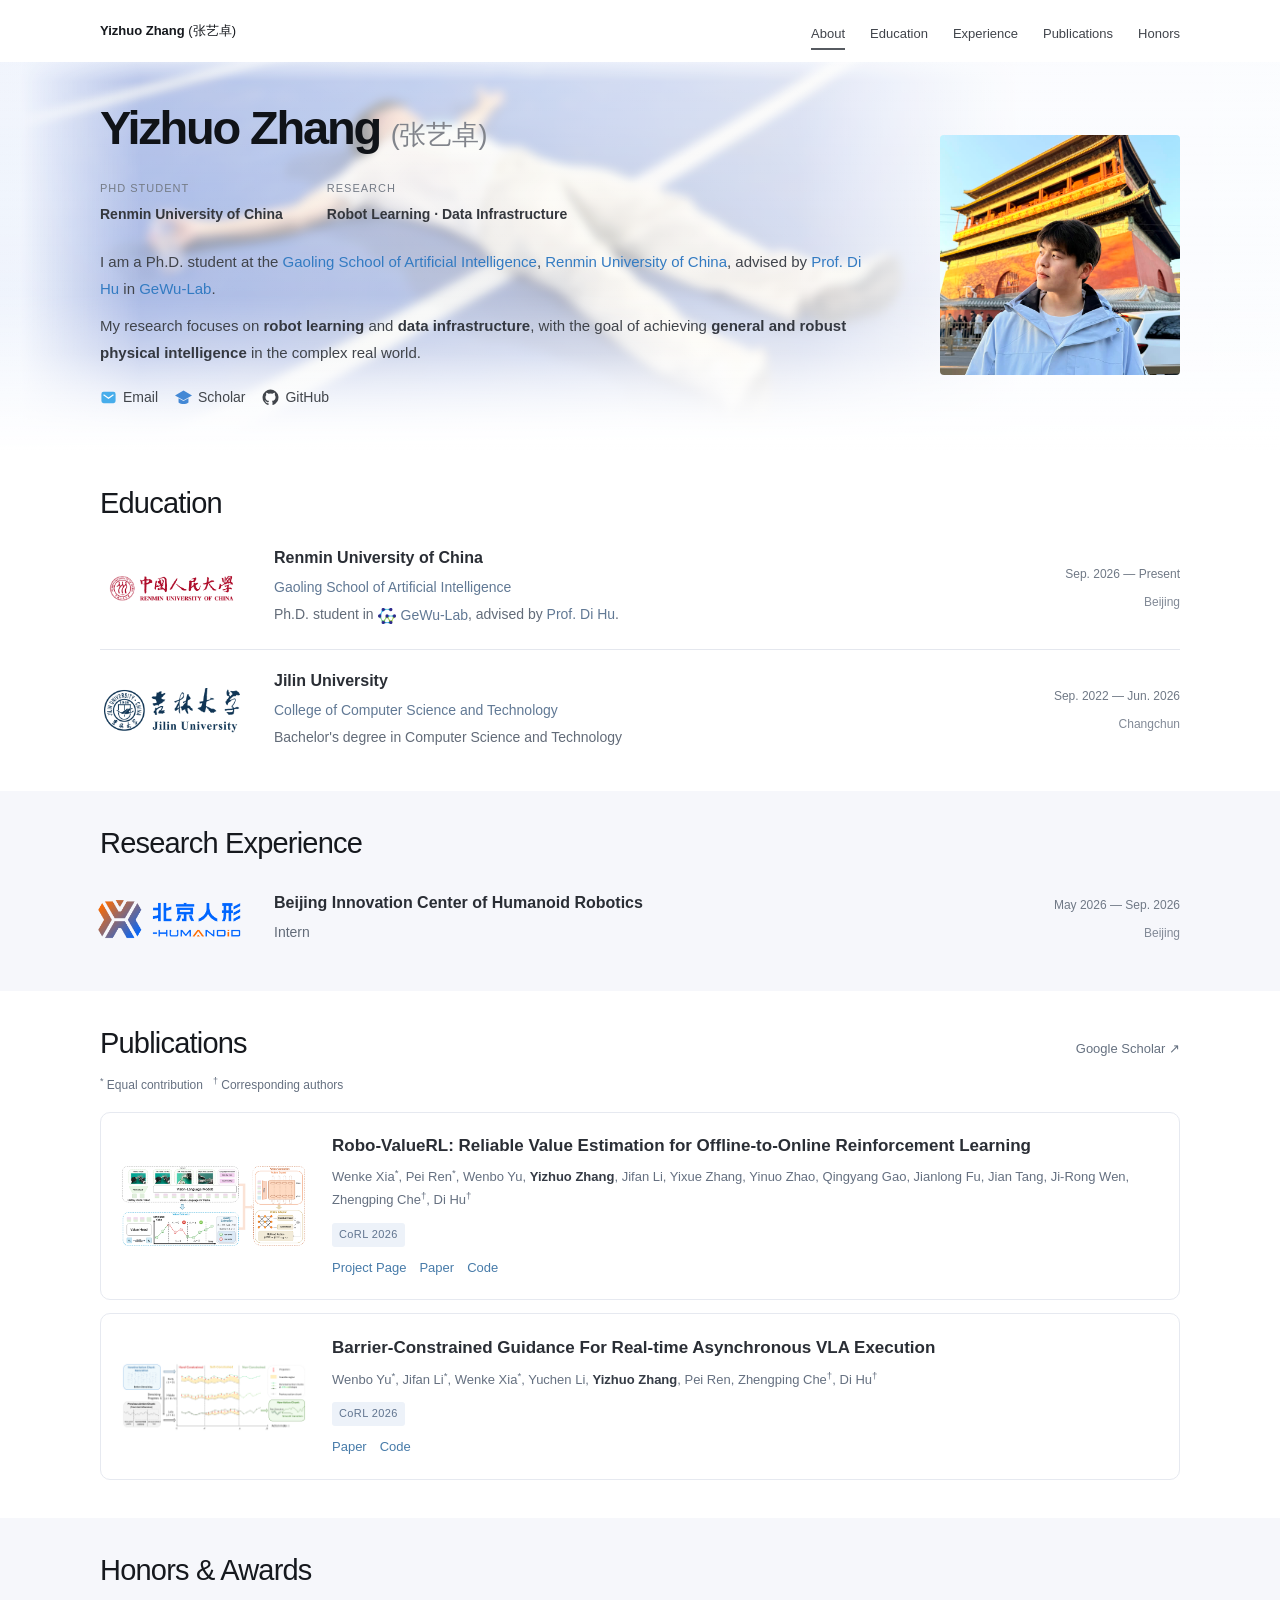
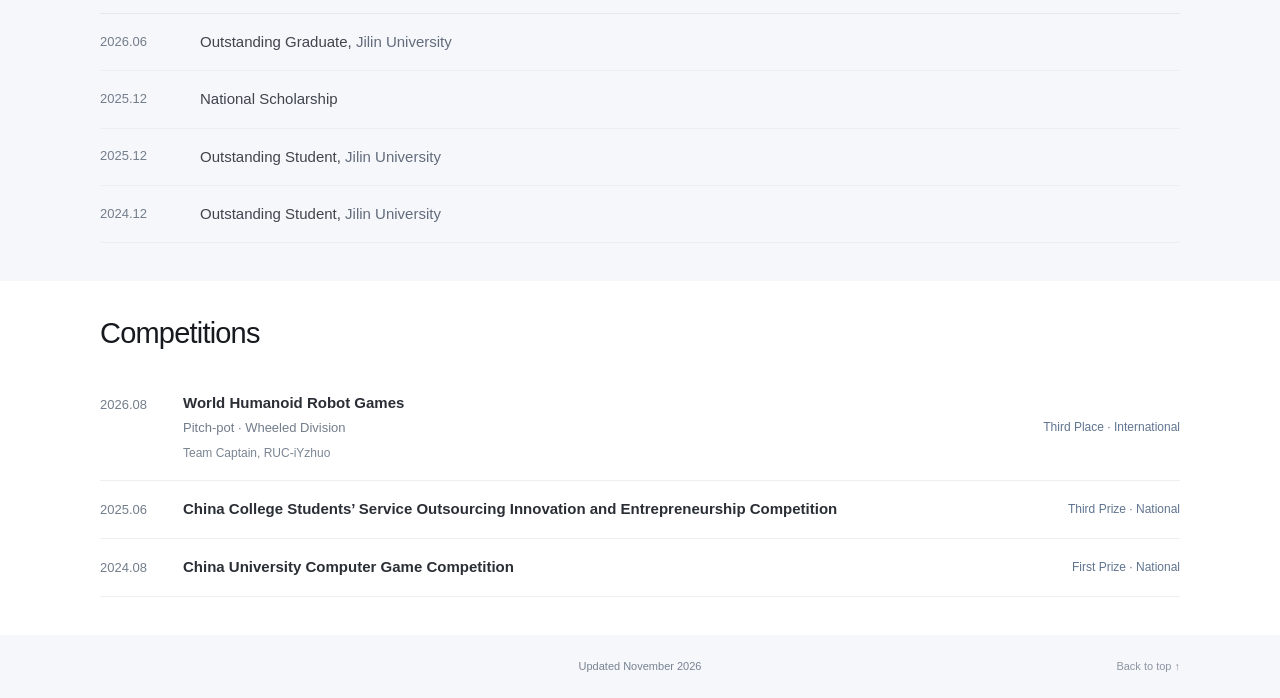
<file: index.html>
<!doctype html>
<html lang="en">
<head>
  <meta charset="utf-8">
  <meta name="viewport" content="width=device-width, initial-scale=1">
  <title>Yizhuo Zhang</title>
  <meta name="description" content="Yizhuo Zhang, Ph.D. student at Renmin University of China. Robot learning and data infrastructure toward general and robust physical intelligence in the complex real world.">
  <meta name="theme-color" content="#ffffff">
  <link rel="icon" href="favicon.svg" type="image/svg+xml">
  <link rel="stylesheet" href="stylesheet.css">
</head>
<body id="top">
<a class="skip-link" href="#main">Skip to content</a>
<header class="site-header">
  <div class="nav-shell">
    <a class="brand" href="#about">Yizhuo Zhang <span>(张艺卓)</span></a>
    <nav aria-label="Main navigation"><a class="active" href="#about">About</a><a href="#education">Education</a><a href="#experience">Experience</a><a href="#publications">Publications</a><a href="#honors">Honors</a></nav>
  </div>
</header>
<main id="main">
  <section class="hero" id="about" aria-labelledby="name">
    <div class="hero-shell shell">
      <div class="hero-copy">
        <h1 id="name">Yizhuo Zhang <span lang="zh-CN">(张艺卓)</span></h1>
        <div class="identity"><div><span class="eyebrow">PhD Student</span><a href="https://www.ruc.edu.cn/">Renmin University of China</a></div><div><span class="eyebrow">Research</span><span>Robot Learning · Data Infrastructure</span></div></div>
        <p>I am a Ph.D. student at the <a href="https://ai.ruc.edu.cn/">Gaoling School of Artificial Intelligence</a>, <a href="https://www.ruc.edu.cn/">Renmin University of China</a>, advised by <a href="https://dtaoo.github.io/">Prof. Di Hu</a> in <a href="https://gewu-lab.github.io/">GeWu-Lab</a>.</p>
        <p>My research focuses on <strong>robot learning</strong> and <strong>data infrastructure</strong>, with the goal of achieving <strong>general and robust physical intelligence</strong> in the complex real world.</p>
        <div class="social-links">
          <a href="mailto:yizhuo.zhang@ruc.edu.cn"><svg class="email-icon" aria-hidden="true" viewBox="0 0 24 24"><rect x="2" y="4" width="20" height="16" rx="3" fill="currentColor"/><path d="m5 8 7 5 7-5" fill="none" stroke="white" stroke-width="1.7"/></svg>Email</a>
          <a href="https://scholar.google.com/citations?user=-wRSMK8AAAAJ&amp;hl=zh-CN"><svg class="scholar-icon" aria-hidden="true" viewBox="0 0 24 24"><path fill="currentColor" d="m12 2 12 7-12 7L0 9l12-7ZM5 13l7 4 7-4v6c-4 3-10 3-14 0v-6Z"/></svg>Scholar</a>
          <a href="https://github.com/yizhuo1214"><svg aria-hidden="true" viewBox="0 0 24 24"><path fill="currentColor" d="M12 .8a11.2 11.2 0 0 0-3.54 21.83c.56.1.76-.24.76-.54v-2.1c-3.11.68-3.77-1.32-3.77-1.32-.5-1.3-1.24-1.64-1.24-1.64-1.02-.7.08-.69.08-.69 1.12.08 1.71 1.15 1.71 1.15 1 1.71 2.62 1.22 3.26.94.1-.72.39-1.22.71-1.5-2.48-.28-5.09-1.24-5.09-5.53 0-1.22.44-2.22 1.15-3-.12-.28-.5-1.42.11-2.96 0 0 .94-.3 3.08 1.15a10.7 10.7 0 0 1 5.6 0c2.14-1.45 3.07-1.15 3.07-1.15.62 1.54.23 2.68.12 2.96.71.78 1.14 1.78 1.14 3 0 4.3-2.61 5.24-5.1 5.52.4.35.76 1.03.76 2.08v3.09c0 .3.2.65.77.54A11.2 11.2 0 0 0 12 .8Z"/></svg>GitHub</a>
        </div>
      </div>
      <img class="portrait" src="assets/portrait-20261121.jpg" alt="Portrait of Yizhuo Zhang" width="800" height="800" fetchpriority="high">
    </div>
  </section>

  <section class="section" id="education" aria-labelledby="education-title"><div class="shell">
    <div class="section-heading"><h2 id="education-title">Education</h2></div>
    <div class="education-list">
      <article class="institution">
        <div class="logo-slot"><div class="ruc-wordmark" role="img" aria-label="Renmin University of China logo and bilingual wordmark"></div></div>
        <div class="entry-copy"><h3><a href="https://www.ruc.edu.cn/">Renmin University of China</a></h3><p><a href="https://ai.ruc.edu.cn/">Gaoling School of Artificial Intelligence</a></p><p>Ph.D. student in <a class="lab-affiliation" href="https://gewu-lab.github.io/"><img src="assets/gewu-logo.png" alt="" width="18" height="18">GeWu-Lab</a>, advised by <a href="https://dtaoo.github.io/">Prof. Di Hu</a>.</p></div>
        <div class="entry-meta"><span>Sep. 2026 — Present</span><span>Beijing</span></div>
      </article>
      <article class="institution">
        <div class="logo-slot"><img class="institution-logo jlu-wordmark" src="assets/jlu-wordmark.png" alt="Jilin University logo and bilingual wordmark" width="424" height="140"></div>
        <div class="entry-copy"><h3><a href="https://www.jlu.edu.cn/">Jilin University</a></h3><p><a href="https://ccst.jlu.edu.cn/">College of Computer Science and Technology</a></p><p>Bachelor's degree in Computer Science and Technology</p></div>
        <div class="entry-meta"><span>Sep. 2022 — Jun. 2026</span><span>Changchun</span></div>
      </article>
    </div>
  </div></section>

  <section class="section tinted" id="experience" aria-labelledby="experience-title"><div class="shell">
    <div class="section-heading"><h2 id="experience-title">Research Experience</h2></div>
    <article class="experience-entry institution">
      <div class="logo-slot"><img class="institution-logo xhumanoid-logo" src="assets/xhumanoid-logo.png" alt="X-Humanoid, Beijing Innovation Center of Humanoid Robotics" width="1100" height="366"></div>
      <div class="entry-copy"><h3><a href="https://www.x-humanoid.com/">Beijing Innovation Center of Humanoid Robotics</a></h3><p>Intern</p></div>
      <div class="entry-meta"><span>May 2026 — Sep. 2026</span><span>Beijing</span></div>
    </article>
  </div></section>

  <section class="section" id="publications" aria-labelledby="publications-title"><div class="shell">
    <div class="section-heading"><h2 id="publications-title">Publications</h2><a class="section-link" href="https://scholar.google.com/citations?user=-wRSMK8AAAAJ&amp;hl=zh-CN">Google Scholar ↗</a></div>
    <p class="publication-note"><sup>*</sup> Equal contribution &nbsp; <sup>†</sup> Corresponding authors</p>
    <article class="publication">
      <a class="paper-image" href="https://arxiv.org/abs/2607.09866" aria-label="Robo-ValueRL paper"><img src="assets/robo-valuerl.png" alt="Robo-ValueRL framework overview" width="700" height="420" loading="lazy"></a>
      <div class="paper-body"><h3><a href="https://arxiv.org/abs/2607.09866">Robo-ValueRL: Reliable Value Estimation for Offline-to-Online Reinforcement Learning</a></h3><p class="authors">Wenke Xia<sup>*</sup>, Pei Ren<sup>*</sup>, Wenbo Yu, <strong>Yizhuo Zhang</strong>, Jifan Li, Yixue Zhang, Yinuo Zhao, Qingyang Gao, Jianlong Fu, Jian Tang, Ji-Rong Wen, Zhengping Che<sup>†</sup>, Di Hu<sup>†</sup></p><span class="venue">CoRL 2026</span><div class="paper-links"><a href="https://gewu-lab.github.io/Robo-ValueRL/">Project Page</a><a href="https://arxiv.org/abs/2607.09866">Paper</a><a href="https://github.com/Open-X-Humanoid/Robo-ValueRL">Code</a></div></div>
    </article>
    <article class="publication">
      <a class="paper-image" href="https://arxiv.org/abs/2610.14997" aria-label="FreeBar paper"><img src="assets/freebar.png" alt="FreeBar framework for barrier-constrained asynchronous VLA execution" width="700" height="420" loading="lazy"></a>
      <div class="paper-body"><h3><a href="https://arxiv.org/abs/2610.14997">Barrier-Constrained Guidance For Real-time Asynchronous VLA Execution</a></h3><p class="authors">Wenbo Yu<sup>*</sup>, Jifan Li<sup>*</sup>, Wenke Xia<sup>*</sup>, Yuchen Li, <strong>Yizhuo Zhang</strong>, Pei Ren, Zhengping Che<sup>†</sup>, Di Hu<sup>†</sup></p><span class="venue">CoRL 2026</span><div class="paper-links"><a href="https://arxiv.org/abs/2610.14997">Paper</a><a href="https://github.com/NamelessCrew/FreeBar">Code</a></div></div>
    </article>
  </div></section>

  <section class="section tinted" id="honors" aria-labelledby="honors-title"><div class="shell">
    <div class="section-heading"><h2 id="honors-title">Honors &amp; Awards</h2></div>
    <div class="award-list">
      <article class="award-row"><time datetime="2026-06">2026.06</time><p>Outstanding Graduate, <span>Jilin University</span></p></article>
      <article class="award-row"><time datetime="2025-12">2025.12</time><p>National Scholarship</p></article>
      <article class="award-row"><time datetime="2025-12">2025.12</time><p>Outstanding Student, <span>Jilin University</span></p></article>
      <article class="award-row"><time datetime="2024-12">2024.12</time><p>Outstanding Student, <span>Jilin University</span></p></article>
    </div>
  </div></section>

  <section class="section" id="competitions" aria-labelledby="competitions-title"><div class="shell">
    <div class="section-heading"><h2 id="competitions-title">Competitions</h2></div>
    <div class="competition-list">
      <article class="competition"><time>2026.08</time><div><h3>World Humanoid Robot Games</h3><p>Pitch-pot · Wheeled Division</p><p class="team">Team Captain, RUC-iYzhuo</p></div><span class="prize">Third Place · International</span></article>
      <article class="competition"><time>2025.06</time><div><h3>China College Students’ Service Outsourcing Innovation and Entrepreneurship Competition</h3></div><span class="prize">Third Prize · National</span></article>
      <article class="competition"><time>2024.08</time><div><h3>China University Computer Game Competition</h3></div><span class="prize">First Prize · National</span></article>
    </div>
  </div></section>
</main>
<footer><div class="shell"><span><span id="busuanzi_container_site_uv" style="display:none">Total visitors: <span id="busuanzi_value_site_uv"></span></span></span><span>Updated November 2026</span><a href="#top">Back to top ↑</a></div></footer>
<script src="site.js"></script>
<script async src="https://busuanzi.ibruce.info/busuanzi/2.3/busuanzi.pure.mini.js"></script>
</body>
</html>
</file>
<file: stylesheet.css>
@charset "UTF-8";
:root{--ink:#16191e;--body:#40444b;--muted:#81848d;--blue:#337bc2;--line:#e4e7ee;--tint:#f6f7fb;--shell:1080px;--portrait-size:clamp(180px,18.75vw,240px)}
*{box-sizing:border-box}
html{scroll-behavior:smooth;scroll-padding-top:70px;color-scheme:light}
body{margin:0;color:var(--body);background:#fff;font-family:-apple-system,BlinkMacSystemFont,"Segoe UI",Arial,"PingFang SC",sans-serif;font-size:13px;line-height:1.75;-webkit-font-smoothing:antialiased}
a{color:var(--blue);text-decoration:none;text-underline-offset:3px}a:hover{text-decoration:underline}a:focus-visible,summary:focus-visible{outline:2px solid var(--blue);outline-offset:5px}::selection{background:#dceaff}.shell{width:min(var(--shell),calc(100% - 80px));margin-inline:auto}
.site-header{position:sticky;top:0;background:#ffffffed;backdrop-filter:blur(12px);z-index:10}.nav-shell{width:min(var(--shell),calc(100% - 80px));margin:auto;display:flex;align-items:center;justify-content:space-between;min-height:62px;gap:25px}.brand{font-size:12px;color:var(--ink);font-weight:650;white-space:nowrap}.brand span{font-weight:400}.brand:hover{text-decoration:none}nav{display:flex;gap:25px;font-size:12px}nav a{position:relative;color:var(--body);padding:20px 0 14px}nav a.active:after{content:"";position:absolute;height:2px;bottom:9px;left:0;right:0;background:#565a60}nav a:hover{text-decoration:none;color:var(--ink)}
.hero{position:relative;isolation:isolate;overflow:hidden;background:linear-gradient(90deg,#eaf0fc 0%,#f5f8ff 52%,#edf3fd 100%)}.hero:before{content:"";position:absolute;z-index:-2;top:-12px;left:max(-80px,calc((100% - var(--shell))/2 - 80px));width:1000px;height:390px;pointer-events:none;background:url('assets/track-background.jpg') center 84%/1000px auto no-repeat;opacity:.62;filter:blur(5px) saturate(.9);-webkit-mask-image:linear-gradient(90deg,transparent 0%,#000 12%,#000 78%,transparent 100%),linear-gradient(180deg,transparent 0%,#000 8%,#000 78%,transparent 100%);mask-image:linear-gradient(90deg,transparent 0%,#000 12%,#000 78%,transparent 100%),linear-gradient(180deg,transparent 0%,#000 8%,#000 78%,transparent 100%);-webkit-mask-composite:source-in;mask-composite:intersect}.hero:after{content:"";position:absolute;z-index:-1;inset:0;pointer-events:none;background:linear-gradient(180deg,rgba(255,255,255,.12) 0%,rgba(255,255,255,.02) 60%,#fff 100%),linear-gradient(90deg,rgba(255,255,255,.25) 0%,rgba(255,255,255,.55) 52%,rgba(255,255,255,.8) 100%)}



.hero-shell{display:grid;grid-template-columns:minmax(0,1fr) var(--portrait-size);gap:60px;align-items:center;padding-top:38px;padding-bottom:42px;min-height:365px}.hero-copy{min-width:0}h1{font-size:47px;font-weight:550;letter-spacing:-2.2px;color:#101318;line-height:1.2;margin:0 0 23px}h1 span{font-size:27px;letter-spacing:-.6px;font-weight:400;color:#81848b;white-space:nowrap}.identity{display:flex;gap:22px;margin-bottom:21px}.identity>div+div{padding-left:22px}.identity .eyebrow{display:block;font-size:9px;letter-spacing:.09em;color:#848790;text-transform:uppercase;margin-bottom:2px}.identity a,.identity div>span:last-child:not(.eyebrow){font-size:12px;font-weight:550;color:#34373d}.hero-copy>p{margin:0 0 10px;font-size:13px;line-height:1.8}.hero strong{color:#343840;font-weight:650}.portrait{display:block;width:var(--portrait-size);height:var(--portrait-size);object-fit:contain;border-radius:4px}
.social-links{display:flex;gap:17px;align-items:center;flex-wrap:wrap;margin-top:19px}.social-links a{display:flex;align-items:center;gap:6px;color:#41454b;font-size:12px}.social-links svg{width:17px;height:17px}.social-links .email-icon{color:#47adeb}.social-links .scholar-icon{color:#4388d5}
.section{padding:34px 0 38px}.tinted{background:var(--tint)}.section-heading{display:flex;justify-content:space-between;align-items:baseline;gap:25px;margin-bottom:23px}h2{font-size:29px;letter-spacing:-.8px;font-weight:500;color:var(--ink);line-height:1.3;margin:0}.section-link{font-size:11px;color:#757b85;white-space:nowrap}h3{font-size:15px;line-height:1.5;font-weight:600;margin:0;color:#2a2e35}h3 a{color:inherit}.education-list{display:flex;flex-direction:column;gap:0}
.institution{display:grid;grid-template-columns:150px minmax(0,1fr) 190px;gap:24px;align-items:center;padding:19px 0}.institution+.institution{border-top:1px solid var(--line)}.institution:first-child{padding-top:0}.institution:last-child{padding-bottom:0}
.logo-slot{position:relative;width:144px;height:68px;display:flex;align-items:center;justify-content:center;align-self:center;flex-shrink:0}.institution-logo{position:static;display:block;width:136px;height:52px;transform:none;object-fit:contain}.ruc-wordmark{width:136px;height:48px;background-image:url('assets/ruc-wordmark-source.png');background-size:300px auto;background-position:-30px -21px;background-repeat:no-repeat;mix-blend-mode:multiply}.jlu-wordmark{filter:brightness(0) saturate(100%) invert(17%) sepia(32%) saturate(1430%) hue-rotate(169deg) brightness(94%) contrast(96%)}.institution-logo.xhumanoid-logo{width:156px;height:auto;max-width:none;flex-shrink:0;object-fit:contain;object-position:center;image-rendering:auto}.lab-affiliation{display:inline-flex;align-items:center;gap:5px;vertical-align:middle}.lab-affiliation img{display:block;width:18px;height:18px;object-fit:contain}


.entry-copy h3{font-size:15px;line-height:1.5;margin:0 0 5px;font-weight:550}.entry-copy p{margin:2px 0;font-size:12px;line-height:1.8;color:#6d727c}.entry-copy p a{color:#617995}.entry-meta{display:flex;flex-direction:column;gap:7px;text-align:right;align-self:center;font-size:11px;color:#858b95}.entry-meta span:last-child{font-size:10px;color:#a0a5ae}.experience-entry{padding:0}

.publication{display:grid;grid-template-columns:185px minmax(0,1fr);gap:26px;align-items:center;background:#ffffffa6;border:1px solid #e6e9f0;border-radius:10px;padding:20px;margin-top:13px}.paper-image{background:white;border-radius:5px;overflow:hidden;display:block;line-height:0}.paper-image img{display:block;width:100%;height:125px;object-fit:contain}.paper-body h3{font-size:15px;line-height:1.5;margin-bottom:7px}.authors{font-size:11px;color:#747a85;line-height:1.8;margin:0 0 8px}.authors strong{color:#353b45;font-weight:650}.venue{display:inline-block;color:#60748f;background:#edf2f9;font-size:9px;letter-spacing:.035em;padding:2px 7px;border-radius:3px;line-height:1.8}.paper-links{display:flex;gap:13px;margin-top:10px;font-size:10px}.paper-links a{color:#477ba9}
.award-list{border-top:1px solid var(--line)}.award-row{display:grid;grid-template-columns:80px minmax(0,1fr);gap:20px;align-items:center;padding:15px 0;border-bottom:1px solid #eceef2}.award-row time{font-size:11px;color:#8a909a;font-variant-numeric:tabular-nums;white-space:nowrap}.award-row p{font-size:13px;margin:0;color:#3f444d}.award-row p span{color:#6f7580}
.subheading{margin:31px 0 13px}.subheading h2{font-size:24px}.competition{display:grid;grid-template-columns:65px minmax(0,1fr) auto;gap:18px;align-items:center;border-bottom:1px solid #eceef2;padding:16px 0}.competition time{color:#898f98;font-size:11px;font-variant-numeric:tabular-nums;align-self:start;padding-top:2px}.competition h3{font-size:13px;font-weight:550}.competition p{font-size:11px;color:#868c96;margin:3px 0 0}.competition .team{font-size:10px;color:#a0a5ad}.prize{font-size:10px;color:#60748f;background:none;border:0;border-radius:0;padding:0;white-space:nowrap;font-weight:500}
footer{background:var(--tint);font-size:10px;color:#9298a2}footer .shell{display:flex;justify-content:space-between;gap:20px;padding:22px 0}footer a{color:#8c95a2}.skip-link{position:absolute;left:20px;top:-80px;padding:8px 16px;background:#fff;z-index:20}.skip-link:focus{top:15px}
@media(max-width:1000px){.shell,.nav-shell{width:calc(100% - 60px)}nav{gap:19px}.hero-shell{grid-template-columns:minmax(0,1fr) var(--portrait-size);gap:36px}.portrait{width:var(--portrait-size);height:var(--portrait-size)}h1{font-size:40px}h1 span{font-size:24px}.identity{gap:15px}.identity>div+div{padding-left:15px}.identity a,.identity div>span:last-child:not(.eyebrow){font-size:11px}}
@media(max-width:720px){.shell,.nav-shell{width:calc(100% - 40px)}.nav-shell{flex-direction:column;align-items:flex-start;gap:0;padding-top:13px;min-height:0}nav{gap:23px;font-size:11px;width:100%;overflow:auto}nav a{padding-top:10px;padding-bottom:13px}.brand{font-size:11px}nav a.active:after{bottom:7px}.hero-shell{grid-template-columns:minmax(0,1fr) 155px;gap:23px;padding-top:30px;padding-bottom:32px;min-height:0}.portrait{width:155px;height:155px}h1{font-size:33px;letter-spacing:-1.3px;margin-bottom:19px}h1 span{font-size:21px}.identity{flex-direction:column;gap:9px;margin-bottom:17px}.identity>div+div{border:0;padding:0}.identity .eyebrow{font-size:8px}.hero-copy>p{font-size:12px}.section{padding:28px 0}.section-heading{margin-bottom:20px}h2{font-size:25px}.institution{grid-template-columns:116px minmax(0,1fr) 145px;gap:14px}.logo-slot{width:110px;height:60px}.institution-logo{width:104px;height:44px}.ruc-wordmark{transform:scale(.78)}.institution-logo.xhumanoid-logo{width:116px;height:auto}.entry-copy h3{font-size:13px}.entry-copy p{font-size:11px}.entry-meta{font-size:10px}.publication{grid-template-columns:140px minmax(0,1fr);gap:18px;padding:16px}.paper-image img{height:115px}.paper-body h3{font-size:13px}.authors{font-size:10px}.competition{grid-template-columns:54px 1fr;gap:8px 13px}.prize{grid-column:2;justify-self:start}.competition h3{font-size:12px}.competition time{font-size:10px}}
@media(max-width:470px){.hero-shell{display:flex;flex-direction:column-reverse;align-items:flex-start;gap:23px}.portrait{width:175px;height:175px;align-self:center}h1{font-size:34px}h1 span{font-size:22px}.identity{flex-direction:row;gap:14px}.identity>div{flex:1}.identity>div+div{padding-left:14px}.identity a,.identity div>span:last-child:not(.eyebrow){font-size:10px}nav{gap:20px;font-size:10px}.hero-copy>p{font-size:12px}.publication{grid-template-columns:1fr;gap:16px}.paper-image{width:100%;max-width:270px;justify-self:center}.paper-image img{height:125px}.paper-body h3{font-size:14px}.authors{font-size:11px}.institution{grid-template-columns:95px minmax(0,1fr);gap:12px;padding:17px 0}.logo-slot{width:90px;height:49px;grid-row:1/3;align-self:center}.institution-logo{width:86px;height:38px}.ruc-wordmark{flex-shrink:0;transform:scale(.64)}.institution-logo.xhumanoid-logo{width:94px;height:auto}.entry-meta{grid-column:2;text-align:left;flex-direction:row;gap:14px;margin-top:-6px;font-size:10px}.award-row{grid-template-columns:58px minmax(0,1fr);gap:13px;padding:13px 0}.award-row p{font-size:12px}.award-row time{font-size:10px}.section-link{font-size:10px}footer .shell{flex-wrap:wrap;gap:5px 15px}footer .shell a{margin-left:auto}}
@media(prefers-reduced-motion:reduce){html{scroll-behavior:auto}}

/* Reading typography */
body{font-size:15px}
.brand,nav{font-size:13px}
.identity .eyebrow{font-size:11px;color:#747b86}
.identity a,.identity div>span:last-child:not(.eyebrow){font-size:14px}
.hero-copy>p{font-size:15px;line-height:1.8}
.social-links a{font-size:14px}
.section-link{font-size:13px;color:#667180}
.entry-copy h3{font-size:16px}
.entry-copy p{font-size:14px;color:#626b78}
.entry-meta{font-size:12px;color:#707986}
.entry-meta span:last-child{font-size:12px;color:#818996}
.paper-body h3{font-size:17px;line-height:1.55}
.authors{font-size:13px;line-height:1.75;color:#657080}
.venue{font-size:11px}
.paper-links{font-size:13px}
.award-row time,.competition time{font-size:13px;color:#727d8b}
.award-row p{font-size:15px}
.award-row p span{color:#626c7b}
.competition h3{font-size:15px}
.competition p{font-size:13px;color:#727d8b}
.competition .team{font-size:12px;color:#7a8592}
.prize{font-size:12px}
footer{font-size:11px;color:#778291}
footer .shell{display:grid;grid-template-columns:minmax(0,1fr) auto minmax(0,1fr);align-items:center}
footer .shell>a{justify-self:end}
@media(max-width:720px){
 body{font-size:14px}.brand,nav{font-size:12px}
 .hero-copy>p{font-size:14px}.identity .eyebrow{font-size:10px}
 .identity a,.identity div>span:last-child:not(.eyebrow){font-size:12px}
 .social-links a{font-size:13px}.section-link{font-size:12px}
 .entry-copy h3{font-size:15px}.entry-copy p{font-size:13px}
 .entry-meta,.entry-meta span:last-child{font-size:11px}
 .paper-body h3{font-size:15px}.authors{font-size:12px}.paper-links{font-size:12px}
 .award-row p{font-size:14px}.award-row time,.competition time{font-size:12px}
 .competition h3{font-size:14px}.competition p{font-size:12px}
 .competition .team{font-size:12px}.prize{font-size:11px}
}
@media(max-width:470px){
 .identity a,.identity div>span:last-child:not(.eyebrow){font-size:11px}
 nav{font-size:11px}.entry-meta{flex-wrap:wrap;gap:4px 12px}
 .award-row time,.competition time{font-size:11px}
 .competition{grid-template-columns:58px minmax(0,1fr)}
}

.publication-note{font-size:12px;line-height:1.6;color:#657080;margin:-10px 0 17px}
.authors sup,.publication-note sup{font-size:.75em;line-height:0;vertical-align:super}
</file>
